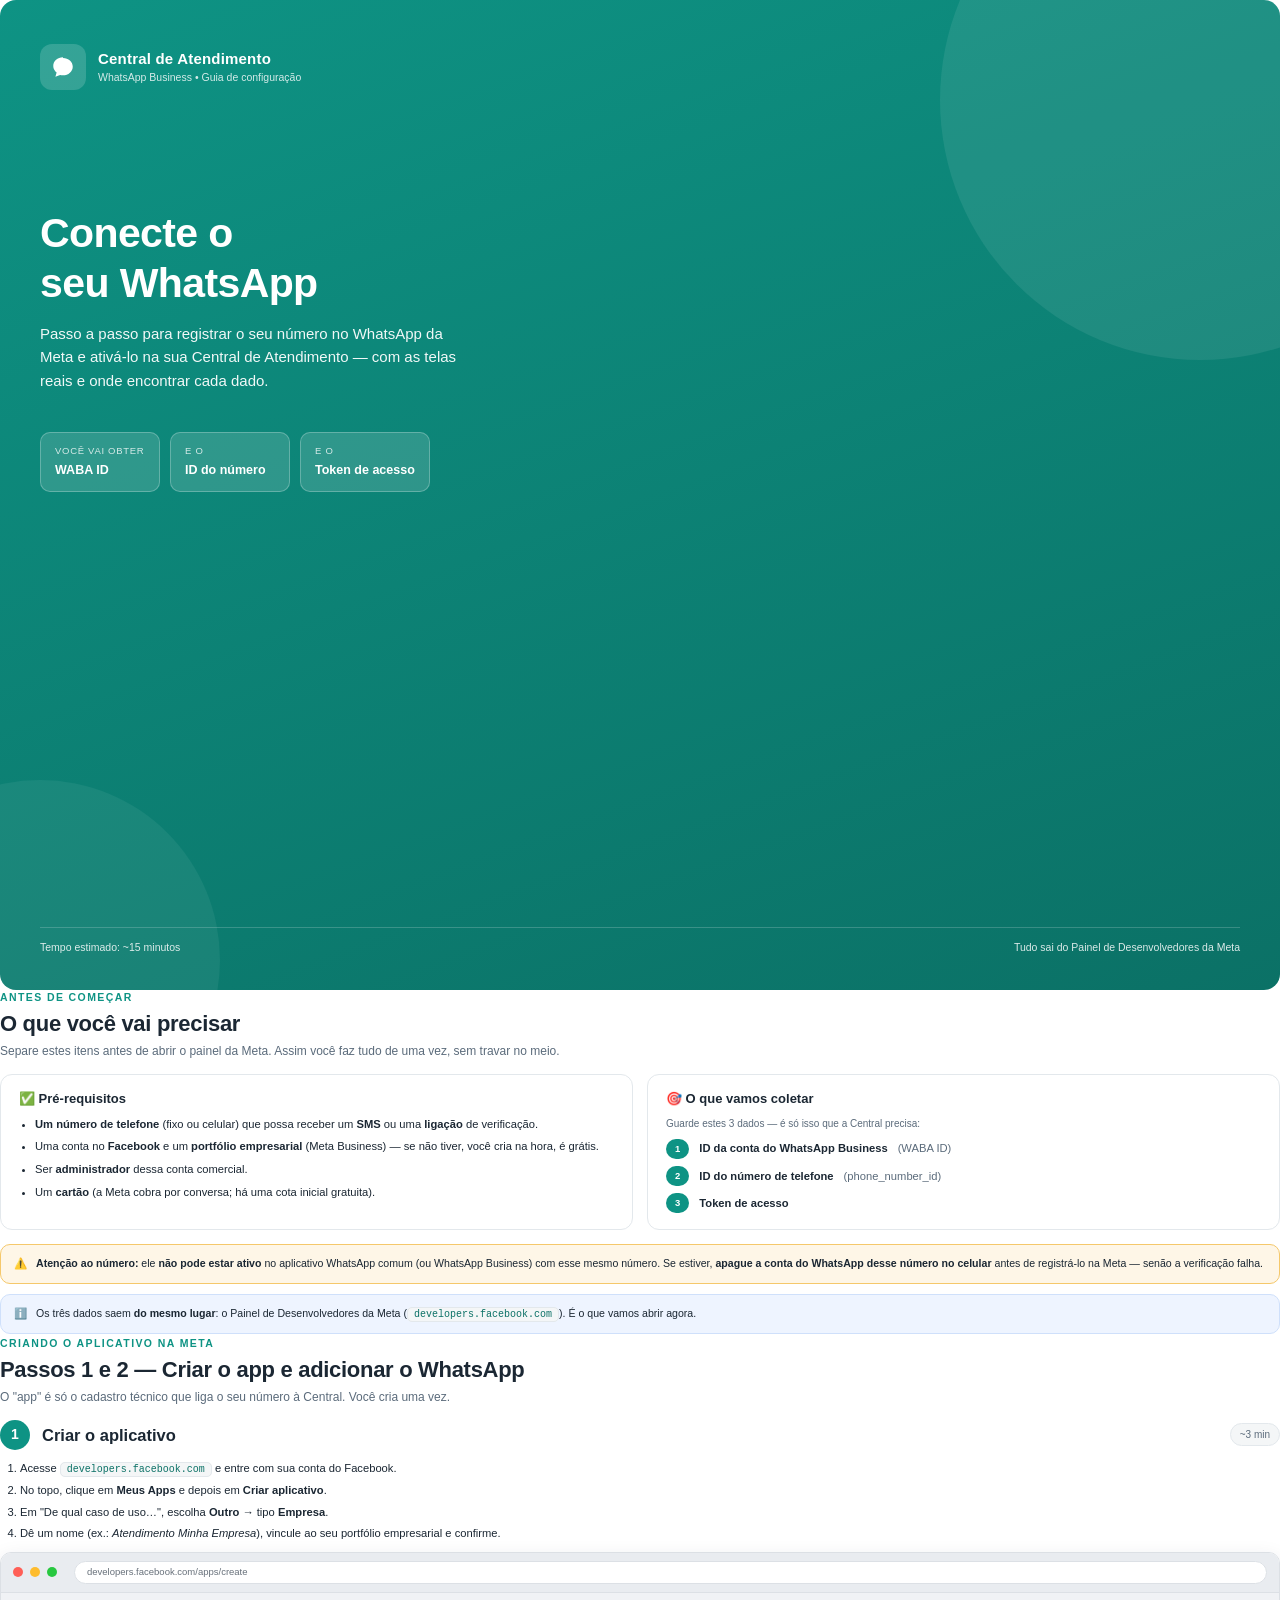
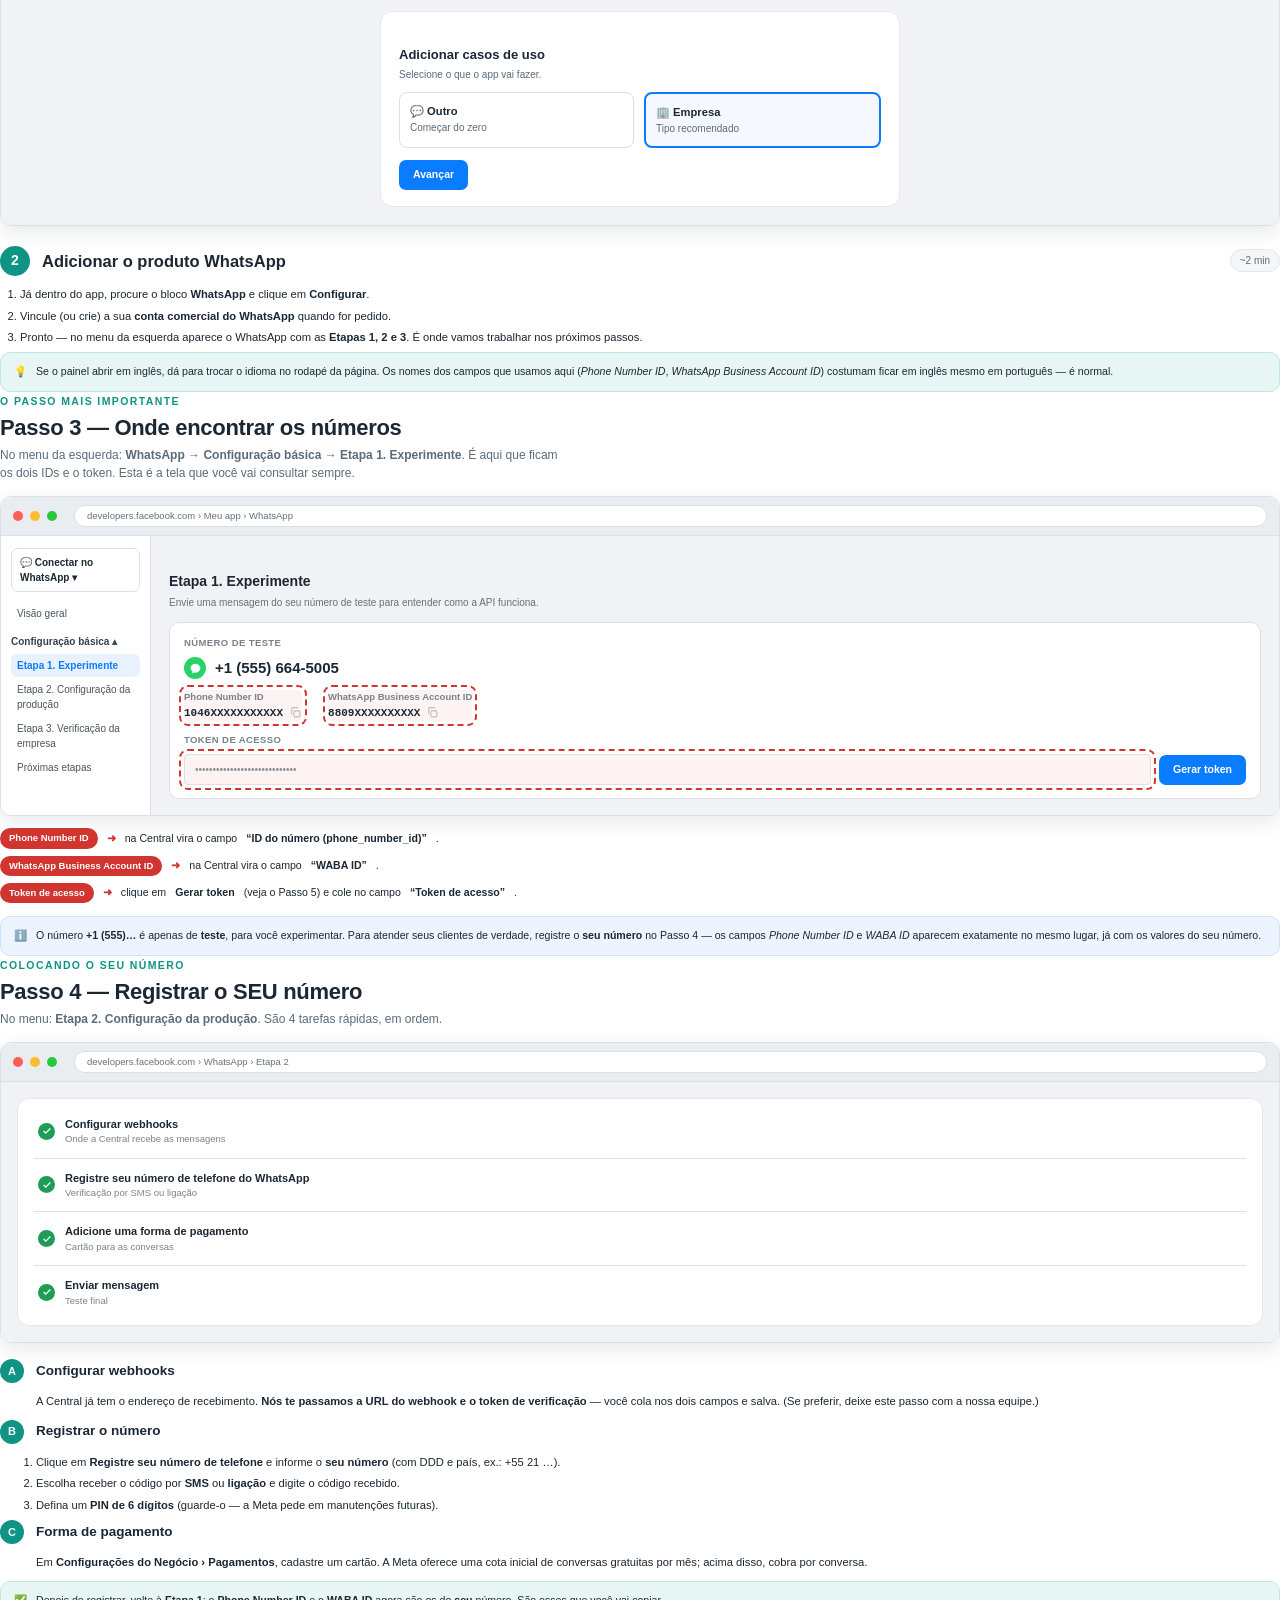
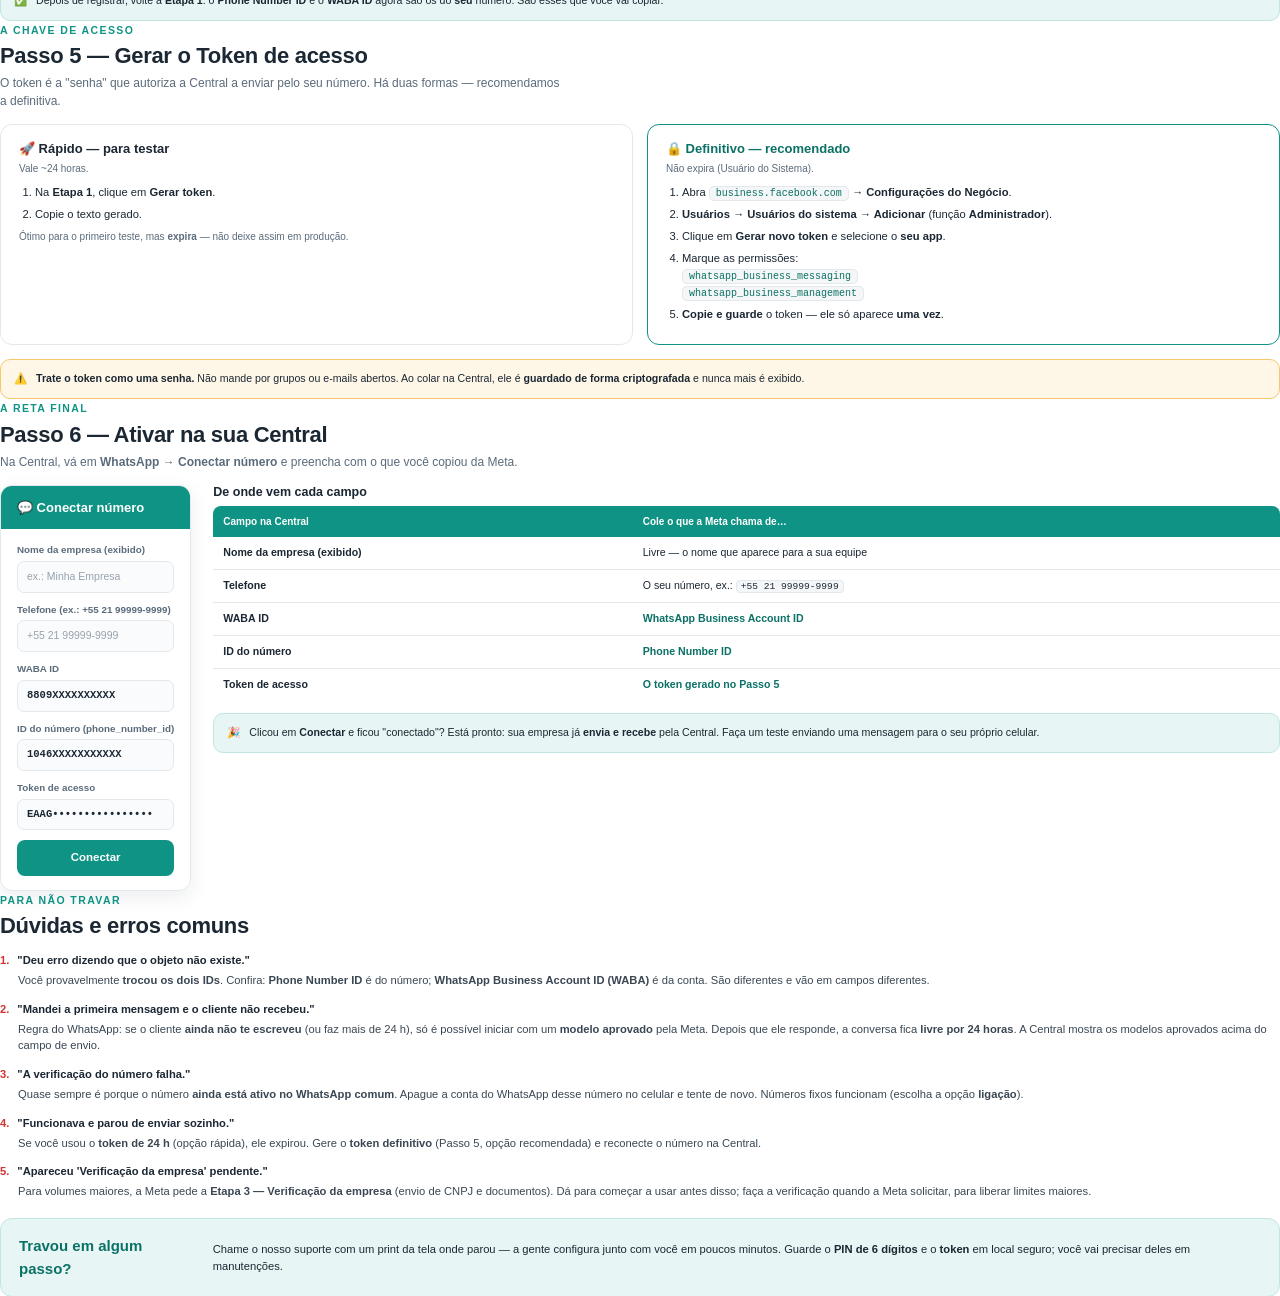
<file: docs/guia-conectar-whatsapp.html>
<!doctype html>
<html lang="pt-BR">
<head>
<meta charset="utf-8">
<title>Guia — Conecte seu WhatsApp</title>
<style>
  :root{
    --teal:#0E9384; --teal-d:#0B7166; --teal-l:#E7F6F4;
    --ink:#1B2733; --muted:#5B6B7B; --line:#E3E8EC; --bg:#FFFFFF;
    --meta-bg:#F0F2F5; --meta-blue:#0A7CFF; --meta-card:#FFFFFF; --meta-line:#DCE0E5;
    --red:#D03530; --red-l:#FDECEB; --amber:#FEF6E7; --amber-b:#F5C86B;
    --green:#1F9D57;
  }
  *{box-sizing:border-box;}
  @page{ size:A4; margin:14mm 14mm 16mm 14mm; }
  html,body{margin:0;padding:0;}
  body{
    font-family:-apple-system,"Segoe UI",Roboto,Helvetica,Arial,sans-serif;
    color:var(--ink); font-size:11.2px; line-height:1.5;
    -webkit-print-color-adjust:exact; print-color-adjust:exact;
  }
  h1,h2,h3{margin:0; line-height:1.22;}
  p{margin:0 0 8px;}
  .muted{color:var(--muted);}
  .small{font-size:10px;}
  .section{ break-before:page; padding-top:2px; }

  /* ---------- CAPA ---------- */
  .cover{
    break-after:page; height:262mm; position:relative;
    background:linear-gradient(160deg,var(--teal) 0%, var(--teal-d) 100%);
    color:#fff; border-radius:16px; padding:44px 40px; overflow:hidden;
  }
  .cover .glow{position:absolute; border-radius:50%; background:rgba(255,255,255,.08);}
  .cover .g1{width:520px;height:520px; right:-180px; top:-160px;}
  .cover .g2{width:360px;height:360px; left:-140px; bottom:-150px; background:rgba(255,255,255,.06);}
  .brandrow{display:flex; align-items:center; gap:12px; position:relative;}
  .logo{width:46px;height:46px;border-radius:12px;background:rgba(255,255,255,.16);
        display:flex;align-items:center;justify-content:center;}
  .logo svg{width:26px;height:26px;}
  .brandrow .nm{font-weight:700;font-size:15px;letter-spacing:.2px;}
  .brandrow .tg{font-size:10.5px;opacity:.82;}
  .cover h1{font-size:41px; font-weight:800; letter-spacing:-.6px; margin-top:118px; position:relative;}
  .cover .sub{font-size:15px; opacity:.94; margin-top:14px; max-width:430px; position:relative; line-height:1.55;}
  .keys{position:relative; margin-top:40px; display:flex; gap:10px;}
  .keychip{background:rgba(255,255,255,.14); border:1px solid rgba(255,255,255,.25);
    border-radius:10px; padding:11px 14px; min-width:120px;}
  .keychip .k{font-size:9.5px; text-transform:uppercase; letter-spacing:.7px; opacity:.8;}
  .keychip .v{font-size:12.5px; font-weight:700; margin-top:3px;}
  .cover .foot{position:absolute; left:40px; right:40px; bottom:34px; font-size:10.5px; opacity:.85;
    border-top:1px solid rgba(255,255,255,.22); padding-top:12px; display:flex; justify-content:space-between;}

  /* ---------- BLOCOS ---------- */
  .kicker{color:var(--teal); font-weight:800; font-size:10.5px; letter-spacing:1.4px; text-transform:uppercase;}
  h2.title{font-size:22px; font-weight:800; letter-spacing:-.3px; margin:5px 0 4px;}
  .lead{color:var(--muted); font-size:12px; max-width:560px; margin-bottom:14px;}

  .step-head{display:flex; align-items:center; gap:12px; margin:0 0 10px;}
  .step-num{width:30px;height:30px;border-radius:50%;background:var(--teal); color:#fff;
    font-weight:800; font-size:14px; display:flex;align-items:center;justify-content:center; flex:0 0 auto;}
  .step-head h3{font-size:16.5px; font-weight:800;}
  .step-head .est{margin-left:auto; font-size:10px; color:var(--muted); background:#F4F6F7; border:1px solid var(--line);
    padding:3px 9px; border-radius:20px; white-space:nowrap;}

  ol.steps{margin:2px 0 6px; padding-left:20px;}
  ol.steps li{margin:0 0 5px;}
  .path{background:#F4F6F7; border:1px solid var(--line); border-radius:5px; padding:1px 6px;
        font-family:ui-monospace,Menlo,Consolas,monospace; font-size:10px; color:var(--teal-d); white-space:nowrap;}

  .card{border:1px solid var(--line); border-radius:12px; padding:16px 18px; background:#fff;}
  .grid2{display:grid; grid-template-columns:1fr 1fr; gap:14px;}
  .req li{margin-bottom:6px;}
  .callout{border-radius:10px; padding:11px 13px; font-size:10.6px; display:flex; gap:9px; align-items:flex-start;}
  .callout .ic{flex:0 0 auto; font-weight:800;}
  .c-warn{background:var(--amber); border:1px solid var(--amber-b);}
  .c-tip{background:var(--teal-l); border:1px solid #BFE6E1;}
  .c-info{background:#EEF4FF; border:1px solid #CFE0FB;}

  /* ---------- "PRINT" DA META ---------- */
  .browser{border:1px solid var(--meta-line); border-radius:11px; overflow:hidden; box-shadow:0 6px 20px rgba(20,40,60,.10);}
  .bbar{background:#E9ECF0; padding:8px 12px; display:flex; align-items:center; gap:7px; border-bottom:1px solid var(--meta-line);}
  .dot{width:10px;height:10px;border-radius:50%;}
  .url{margin-left:10px; background:#fff; border:1px solid var(--meta-line); border-radius:14px;
    padding:3px 12px; font-size:9.5px; color:#67707A; flex:1;}
  .meta{display:flex; background:var(--meta-bg);}
  .msidebar{width:150px; flex:0 0 150px; background:#fff; border-right:1px solid var(--meta-line); padding:12px 10px; font-size:10px;}
  .msidebar .drop{border:1px solid var(--meta-line); border-radius:7px; padding:6px 8px; display:flex; align-items:center; gap:6px; font-weight:700; margin-bottom:10px;}
  .msidebar .grp{font-weight:800; color:#344; margin:9px 0 5px; font-size:10px;}
  .msidebar .it{padding:4px 6px; border-radius:6px; color:#4a5560; margin-bottom:1px;}
  .msidebar .it.active{background:#E9F1FF; color:#0a5; color:var(--meta-blue); font-weight:700;}
  .mmain{flex:1; padding:16px 18px;}
  .mmain h4{font-size:14px; font-weight:800; margin-bottom:3px;}
  .mmain .msub{color:#67707A; font-size:10px; margin-bottom:12px;}
  .wa-num{border:1px solid var(--meta-line); border-radius:10px; padding:13px 14px; background:#fff;}
  .wa-label{font-size:9.5px; color:#7A828B; font-weight:700; text-transform:uppercase; letter-spacing:.4px; margin-bottom:7px;}
  .wa-phone{display:flex; align-items:center; gap:9px; font-size:15px; font-weight:800; margin-bottom:11px;}
  .wa-phone .wc{width:22px;height:22px;border-radius:50%;background:#25D366;display:flex;align-items:center;justify-content:center;}
  .wa-phone .wc svg{width:13px;height:13px;}
  .idrow{display:flex; gap:26px; flex-wrap:wrap;}
  .iditem .lb{font-size:9.5px; color:#7A828B; font-weight:600;}
  .iditem .vl{font-family:ui-monospace,Menlo,Consolas,monospace; font-size:11px; font-weight:700; color:#1B2733; display:flex; align-items:center; gap:6px;}
  .copy{width:13px;height:13px;opacity:.5;}
  .tokrow{margin-top:12px;}
  .tokbox{display:flex; gap:8px; align-items:center;}
  .tokfield{flex:1; background:#F0F2F5; border:1px solid var(--meta-line); border-radius:7px; padding:7px 10px; color:#8A929B; font-size:10px;}
  .btn-blue{background:var(--meta-blue); color:#fff; border-radius:7px; padding:7px 14px; font-size:10.5px; font-weight:700; white-space:nowrap;}
  .mstep{display:flex; align-items:center; gap:10px; padding:11px 4px; border-bottom:1px solid var(--meta-line); font-size:11px;}
  .mstep:last-child{border-bottom:0;}
  .chk{width:17px;height:17px;border-radius:50%;background:var(--green);flex:0 0 auto; display:flex;align-items:center;justify-content:center;}
  .chk svg{width:10px;height:10px;}
  .mstep .t{font-weight:700;}
  .mstep .d{color:#7A828B; font-size:9.5px;}

  /* destaque vermelho sobre um trecho */
  .hl{position:relative; outline:2px dashed var(--red); outline-offset:3px; border-radius:4px; background:rgba(208,53,48,.06);}
  .anno{margin-top:12px; display:flex; flex-direction:column; gap:7px;}
  .anno .row{display:flex; align-items:center; gap:9px; font-size:10.6px;}
  .pill{display:inline-flex; align-items:center; gap:6px; font-weight:800; font-size:9.5px; color:#fff; background:var(--red);
    border-radius:20px; padding:3px 9px; white-space:nowrap;}
  .pill.teal{background:var(--teal);}
  .arrow{color:var(--red); font-weight:800;}

  /* ---------- FORM ZAPDESK ---------- */
  .zform{max-width:340px; border:1px solid var(--line); border-radius:12px; box-shadow:0 6px 20px rgba(20,40,60,.08); overflow:hidden;}
  .zform .zhead{background:var(--teal); color:#fff; padding:12px 16px; font-weight:800; font-size:13px; display:flex; align-items:center; gap:8px;}
  .zform .zbody{padding:14px 16px;}
  .zfield{margin-bottom:10px;}
  .zfield .fl{font-size:9.8px; color:var(--muted); font-weight:700; margin-bottom:3px;}
  .zfield .fi{border:1px solid var(--line); border-radius:7px; padding:7px 9px; font-size:10.5px; color:#98A2AD; background:#FAFBFC;}
  .zfield .fi.filled{color:#1B2733; font-family:ui-monospace,Menlo,Consolas,monospace; font-weight:600;}
  .zsubmit{background:var(--teal); color:#fff; text-align:center; border-radius:8px; padding:9px; font-weight:800; font-size:11.5px; margin-top:4px;}
  .maprow{display:flex; align-items:center; gap:10px;}

  table.map{width:100%; border-collapse:collapse; font-size:10.6px; margin-top:6px;}
  table.map th{background:var(--teal); color:#fff; text-align:left; padding:8px 10px; font-size:10px;}
  table.map th:first-child{border-radius:8px 0 0 0;}
  table.map th:last-child{border-radius:0 8px 0 0;}
  table.map td{border-bottom:1px solid var(--line); padding:8px 10px; vertical-align:top;}
  table.map tr:last-child td{border-bottom:0;}
  table.map .meta-c{font-weight:700; color:var(--teal-d);}
  table.map code{background:#F4F6F7; border:1px solid var(--line); border-radius:4px; padding:0 4px; font-size:9.6px;}

  .faq{margin-top:4px;}
  .faq .q{font-weight:800; margin:12px 0 3px; display:flex; gap:8px; align-items:baseline;}
  .faq .q .b{color:var(--red); font-weight:800;}
  .faq .a{color:#3a4753; margin:0 0 2px 18px;}

  .endnote{margin-top:18px; background:var(--teal-l); border:1px solid #BFE6E1; border-radius:12px; padding:16px 18px; display:flex; gap:14px; align-items:center;}
  .endnote .big{font-size:15px; font-weight:800; color:var(--teal-d);}
</style>
</head>
<body>

<!-- ========================= CAPA ========================= -->
<section class="cover">
  <div class="glow g1"></div><div class="glow g2"></div>
  <div class="brandrow">
    <div class="logo">
      <svg viewBox="0 0 24 24" fill="none"><path d="M12 3C7 3 3 6.6 3 11c0 2.4 1.2 4.5 3.1 6L5 21l4.3-1.6c.85.2 1.75.3 2.7.3 5 0 9-3.6 9-8s-4-8-9-8z" fill="#fff"/></svg>
    </div>
    <div>
      <div class="nm">Central de Atendimento</div>
      <div class="tg">WhatsApp Business • Guia de configuração</div>
    </div>
  </div>

  <h1>Conecte o<br>seu WhatsApp</h1>
  <div class="sub">Passo a passo para registrar o seu número no WhatsApp da Meta e ativá-lo na sua Central de Atendimento — com as telas reais e onde encontrar cada dado.</div>

  <div class="keys">
    <div class="keychip"><div class="k">Você vai obter</div><div class="v">WABA ID</div></div>
    <div class="keychip"><div class="k">e o</div><div class="v">ID do número</div></div>
    <div class="keychip"><div class="k">e o</div><div class="v">Token de acesso</div></div>
  </div>

  <div class="foot">
    <span>Tempo estimado: ~15 minutos</span>
    <span>Tudo sai do Painel de Desenvolvedores da Meta</span>
  </div>
</section>

<!-- ========================= ANTES DE COMEÇAR ========================= -->
<section>
  <div class="kicker">Antes de começar</div>
  <h2 class="title">O que você vai precisar</h2>
  <p class="lead">Separe estes itens antes de abrir o painel da Meta. Assim você faz tudo de uma vez, sem travar no meio.</p>

  <div class="grid2">
    <div class="card">
      <h3 style="font-size:13px;margin-bottom:9px;">✅ Pré-requisitos</h3>
      <ul class="req" style="margin:0;padding-left:16px;">
        <li><b>Um número de telefone</b> (fixo ou celular) que possa receber um <b>SMS</b> ou uma <b>ligação</b> de verificação.</li>
        <li>Uma conta no <b>Facebook</b> e um <b>portfólio empresarial</b> (Meta Business) — se não tiver, você cria na hora, é grátis.</li>
        <li>Ser <b>administrador</b> dessa conta comercial.</li>
        <li>Um <b>cartão</b> (a Meta cobra por conversa; há uma cota inicial gratuita).</li>
      </ul>
    </div>
    <div class="card">
      <h3 style="font-size:13px;margin-bottom:9px;">🎯 O que vamos coletar</h3>
      <p class="small muted" style="margin-bottom:8px;">Guarde estes 3 dados — é só isso que a Central precisa:</p>
      <div style="display:flex;flex-direction:column;gap:7px;">
        <div class="maprow"><span class="pill teal">1</span> <b>ID da conta do WhatsApp Business</b> <span class="muted">(WABA&nbsp;ID)</span></div>
        <div class="maprow"><span class="pill teal">2</span> <b>ID do número de telefone</b> <span class="muted">(phone_number_id)</span></div>
        <div class="maprow"><span class="pill teal">3</span> <b>Token de acesso</b></div>
      </div>
    </div>
  </div>

  <div class="callout c-warn" style="margin-top:14px;">
    <span class="ic">⚠️</span>
    <div><b>Atenção ao número:</b> ele <b>não pode estar ativo</b> no aplicativo WhatsApp comum (ou WhatsApp Business) com esse mesmo número. Se estiver, <b>apague a conta do WhatsApp desse número no celular</b> antes de registrá-lo na Meta — senão a verificação falha.</div>
  </div>

  <div class="callout c-info" style="margin-top:10px;">
    <span class="ic">ℹ️</span>
    <div>Os três dados saem <b>do mesmo lugar</b>: o Painel de Desenvolvedores da Meta (<span class="path">developers.facebook.com</span>). É o que vamos abrir agora.</div>
  </div>
</section>

<!-- ========================= PASSO 1 e 2 ========================= -->
<section class="section">
  <div class="kicker">Criando o aplicativo na Meta</div>
  <h2 class="title">Passos 1 e 2 — Criar o app e adicionar o WhatsApp</h2>
  <p class="lead">O "app" é só o cadastro técnico que liga o seu número à Central. Você cria uma vez.</p>

  <div class="step-head">
    <div class="step-num">1</div>
    <h3>Criar o aplicativo</h3>
    <span class="est">~3 min</span>
  </div>
  <ol class="steps">
    <li>Acesse <span class="path">developers.facebook.com</span> e entre com sua conta do Facebook.</li>
    <li>No topo, clique em <b>Meus Apps</b> e depois em <b>Criar aplicativo</b>.</li>
    <li>Em "De qual caso de uso…", escolha <b>Outro</b> → tipo <b>Empresa</b>.</li>
    <li>Dê um nome (ex.: <i>Atendimento Minha Empresa</i>), vincule ao seu portfólio empresarial e confirme.</li>
  </ol>

  <div class="browser" style="margin:10px 0 20px;">
    <div class="bbar"><span class="dot" style="background:#FF5F57;"></span><span class="dot" style="background:#FEBC2E;"></span><span class="dot" style="background:#28C840;"></span>
      <span class="url">developers.facebook.com/apps/create</span></div>
    <div style="background:var(--meta-bg); padding:18px;">
      <div class="card" style="max-width:520px;margin:0 auto;">
        <h4 style="font-size:13px;margin-bottom:3px;">Adicionar casos de uso</h4>
        <p class="small muted" style="margin-bottom:10px;">Selecione o que o app vai fazer.</p>
        <div style="display:flex;gap:10px;">
          <div style="flex:1;border:1px solid var(--meta-line);border-radius:8px;padding:10px;background:#fff;">💬 <b>Outro</b><div class="small muted">Começar do zero</div></div>
          <div style="flex:1;border:2px solid var(--meta-blue);border-radius:8px;padding:10px;background:#F5F9FF;">🏢 <b>Empresa</b><div class="small muted">Tipo recomendado</div></div>
        </div>
        <div class="btn-blue" style="display:inline-block;margin-top:12px;">Avançar</div>
      </div>
    </div>
  </div>

  <div class="step-head">
    <div class="step-num">2</div>
    <h3>Adicionar o produto WhatsApp</h3>
    <span class="est">~2 min</span>
  </div>
  <ol class="steps">
    <li>Já dentro do app, procure o bloco <b>WhatsApp</b> e clique em <b>Configurar</b>.</li>
    <li>Vincule (ou crie) a sua <b>conta comercial do WhatsApp</b> quando for pedido.</li>
    <li>Pronto — no menu da esquerda aparece o WhatsApp com as <b>Etapas 1, 2 e 3</b>. É onde vamos trabalhar nos próximos passos.</li>
  </ol>
  <div class="callout c-tip" style="margin-top:6px;">
    <span class="ic">💡</span>
    <div>Se o painel abrir em inglês, dá para trocar o idioma no rodapé da página. Os nomes dos campos que usamos aqui (<i>Phone Number ID</i>, <i>WhatsApp Business Account ID</i>) costumam ficar em inglês mesmo em português — é normal.</div>
  </div>
</section>

<!-- ========================= PASSO 3 — ONDE ESTÃO OS IDs ========================= -->
<section class="section">
  <div class="kicker">O passo mais importante</div>
  <h2 class="title">Passo 3 — Onde encontrar os números</h2>
  <p class="lead">No menu da esquerda: <b>WhatsApp → Configuração básica → Etapa 1. Experimente</b>. É aqui que ficam os dois IDs e o token. Esta é a tela que você vai consultar sempre.</p>

  <div class="browser">
    <div class="bbar"><span class="dot" style="background:#FF5F57;"></span><span class="dot" style="background:#FEBC2E;"></span><span class="dot" style="background:#28C840;"></span>
      <span class="url">developers.facebook.com › Meu app › WhatsApp</span></div>
    <div class="meta">
      <div class="msidebar">
        <div class="drop">💬 Conectar no WhatsApp ▾</div>
        <div class="it">Visão geral</div>
        <div class="grp">Configuração básica ▴</div>
        <div class="it active">Etapa 1. Experimente</div>
        <div class="it">Etapa 2. Configuração da produção</div>
        <div class="it">Etapa 3. Verificação da empresa</div>
        <div class="it">Próximas etapas</div>
      </div>
      <div class="mmain">
        <h4>Etapa 1. Experimente</h4>
        <div class="msub">Envie uma mensagem do seu número de teste para entender como a API funciona.</div>
        <div class="wa-num">
          <div class="wa-label">Número de teste</div>
          <div class="wa-phone"><span class="wc"><svg viewBox="0 0 24 24"><path d="M12 3C7 3 3 6.6 3 11c0 2.4 1.2 4.5 3.1 6L5 21l4.3-1.6c.85.2 1.75.3 2.7.3 5 0 9-3.6 9-8s-4-8-9-8z" fill="#fff"/></svg></span> +1 (555) 664-5005</div>
          <div class="idrow">
            <div class="iditem hl">
              <div class="lb">Phone Number ID</div>
              <div class="vl">1046XXXXXXXXXXX <svg class="copy" viewBox="0 0 24 24" fill="none" stroke="#888" stroke-width="2"><rect x="9" y="9" width="11" height="11" rx="2"/><path d="M5 15V5a2 2 0 0 1 2-2h10"/></svg></div>
            </div>
            <div class="iditem hl">
              <div class="lb">WhatsApp Business Account ID</div>
              <div class="vl">8809XXXXXXXXXX <svg class="copy" viewBox="0 0 24 24" fill="none" stroke="#888" stroke-width="2"><rect x="9" y="9" width="11" height="11" rx="2"/><path d="M5 15V5a2 2 0 0 1 2-2h10"/></svg></div>
            </div>
          </div>
          <div class="tokrow">
            <div class="wa-label">Token de acesso</div>
            <div class="tokbox">
              <div class="tokfield hl">•••••••••••••••••••••••••••••</div>
              <div class="btn-blue">Gerar token</div>
            </div>
          </div>
        </div>
      </div>
    </div>
  </div>

  <div class="anno">
    <div class="row"><span class="pill">Phone Number ID</span><span class="arrow">➜</span> na Central vira o campo <b>“ID do número (phone_number_id)”</b>.</div>
    <div class="row"><span class="pill">WhatsApp Business Account ID</span><span class="arrow">➜</span> na Central vira o campo <b>“WABA ID”</b>.</div>
    <div class="row"><span class="pill">Token de acesso</span><span class="arrow">➜</span> clique em <b>Gerar token</b> (veja o Passo 5) e cole no campo <b>“Token de acesso”</b>.</div>
  </div>

  <div class="callout c-info" style="margin-top:13px;">
    <span class="ic">ℹ️</span>
    <div>O número <b>+1 (555)…</b> é apenas de <b>teste</b>, para você experimentar. Para atender seus clientes de verdade, registre o <b>seu número</b> no Passo 4 — os campos <i>Phone Number ID</i> e <i>WABA ID</i> aparecem exatamente no mesmo lugar, já com os valores do seu número.</div>
  </div>
</section>

<!-- ========================= PASSO 4 — REGISTRAR SEU NÚMERO ========================= -->
<section class="section">
  <div class="kicker">Colocando o seu número</div>
  <h2 class="title">Passo 4 — Registrar o SEU número</h2>
  <p class="lead">No menu: <b>Etapa 2. Configuração da produção</b>. São 4 tarefas rápidas, em ordem.</p>

  <div class="browser" style="margin-bottom:16px;">
    <div class="bbar"><span class="dot" style="background:#FF5F57;"></span><span class="dot" style="background:#FEBC2E;"></span><span class="dot" style="background:#28C840;"></span>
      <span class="url">developers.facebook.com › WhatsApp › Etapa 2</span></div>
    <div style="background:var(--meta-bg);padding:16px;">
      <div class="card" style="padding:6px 16px;">
        <div class="mstep"><span class="chk"><svg viewBox="0 0 24 24" fill="none" stroke="#fff" stroke-width="3"><path d="M4 12l5 5L20 6"/></svg></span>
          <div><div class="t">Configurar webhooks</div><div class="d">Onde a Central recebe as mensagens</div></div></div>
        <div class="mstep"><span class="chk"><svg viewBox="0 0 24 24" fill="none" stroke="#fff" stroke-width="3"><path d="M4 12l5 5L20 6"/></svg></span>
          <div><div class="t">Registre seu número de telefone do WhatsApp</div><div class="d">Verificação por SMS ou ligação</div></div></div>
        <div class="mstep"><span class="chk"><svg viewBox="0 0 24 24" fill="none" stroke="#fff" stroke-width="3"><path d="M4 12l5 5L20 6"/></svg></span>
          <div><div class="t">Adicione uma forma de pagamento</div><div class="d">Cartão para as conversas</div></div></div>
        <div class="mstep"><span class="chk"><svg viewBox="0 0 24 24" fill="none" stroke="#fff" stroke-width="3"><path d="M4 12l5 5L20 6"/></svg></span>
          <div><div class="t">Enviar mensagem</div><div class="d">Teste final</div></div></div>
      </div>
    </div>
  </div>

  <div class="step-head" style="margin-top:4px;"><div class="step-num" style="width:24px;height:24px;font-size:11px;">A</div><h3 style="font-size:13.5px;">Configurar webhooks</h3></div>
  <p style="margin:0 0 10px 36px;">A Central já tem o endereço de recebimento. <b>Nós te passamos a URL do webhook e o token de verificação</b> — você cola nos dois campos e salva. (Se preferir, deixe este passo com a nossa equipe.)</p>

  <div class="step-head"><div class="step-num" style="width:24px;height:24px;font-size:11px;">B</div><h3 style="font-size:13.5px;">Registrar o número</h3></div>
  <ol class="steps" style="margin-left:16px;">
    <li>Clique em <b>Registre seu número de telefone</b> e informe o <b>seu número</b> (com DDD e país, ex.: +55 21 …).</li>
    <li>Escolha receber o código por <b>SMS</b> ou <b>ligação</b> e digite o código recebido.</li>
    <li>Defina um <b>PIN de 6 dígitos</b> (guarde-o — a Meta pede em manutenções futuras).</li>
  </ol>

  <div class="step-head"><div class="step-num" style="width:24px;height:24px;font-size:11px;">C</div><h3 style="font-size:13.5px;">Forma de pagamento</h3></div>
  <p style="margin:0 0 10px 36px;">Em <b>Configurações do Negócio › Pagamentos</b>, cadastre um cartão. A Meta oferece uma cota inicial de conversas gratuitas por mês; acima disso, cobra por conversa.</p>

  <div class="callout c-tip">
    <span class="ic">✅</span>
    <div>Depois de registrar, volte à <b>Etapa 1</b>: o <b>Phone Number ID</b> e o <b>WABA ID</b> agora são os do <b>seu</b> número. São esses que você vai copiar.</div>
  </div>
</section>

<!-- ========================= PASSO 5 — TOKEN ========================= -->
<section class="section">
  <div class="kicker">A chave de acesso</div>
  <h2 class="title">Passo 5 — Gerar o Token de acesso</h2>
  <p class="lead">O token é a "senha" que autoriza a Central a enviar pelo seu número. Há duas formas — recomendamos a definitiva.</p>

  <div class="grid2">
    <div class="card">
      <h3 style="font-size:13px;margin-bottom:4px;">🚀 Rápido — para testar</h3>
      <p class="small muted" style="margin-bottom:8px;">Vale ~24 horas.</p>
      <ol class="steps" style="padding-left:16px;">
        <li>Na <b>Etapa 1</b>, clique em <b>Gerar token</b>.</li>
        <li>Copie o texto gerado.</li>
      </ol>
      <p class="small muted">Ótimo para o primeiro teste, mas <b>expira</b> — não deixe assim em produção.</p>
    </div>
    <div class="card" style="border-color:var(--teal);">
      <h3 style="font-size:13px;margin-bottom:4px;color:var(--teal-d);">🔒 Definitivo — recomendado</h3>
      <p class="small muted" style="margin-bottom:8px;">Não expira (Usuário do Sistema).</p>
      <ol class="steps" style="padding-left:16px;">
        <li>Abra <span class="path">business.facebook.com</span> → <b>Configurações do Negócio</b>.</li>
        <li><b>Usuários → Usuários do sistema → Adicionar</b> (função <b>Administrador</b>).</li>
        <li>Clique em <b>Gerar novo token</b> e selecione o <b>seu app</b>.</li>
        <li>Marque as permissões:<br>
            <span class="path">whatsapp_business_messaging</span><br>
            <span class="path">whatsapp_business_management</span></li>
        <li><b>Copie e guarde</b> o token — ele só aparece <b>uma vez</b>.</li>
      </ol>
    </div>
  </div>

  <div class="callout c-warn" style="margin-top:14px;">
    <span class="ic">⚠️</span>
    <div><b>Trate o token como uma senha.</b> Não mande por grupos ou e-mails abertos. Ao colar na Central, ele é <b>guardado de forma criptografada</b> e nunca mais é exibido.</div>
  </div>
</section>

<!-- ========================= PASSO 6 — CONECTAR NA CENTRAL ========================= -->
<section class="section">
  <div class="kicker">A reta final</div>
  <h2 class="title">Passo 6 — Ativar na sua Central</h2>
  <p class="lead">Na Central, vá em <b>WhatsApp → Conectar número</b> e preencha com o que você copiou da Meta.</p>

  <div style="display:flex; gap:22px; align-items:flex-start;">
    <div class="zform">
      <div class="zhead">💬 Conectar número</div>
      <div class="zbody">
        <div class="zfield"><div class="fl">Nome da empresa (exibido)</div><div class="fi">ex.: Minha Empresa</div></div>
        <div class="zfield"><div class="fl">Telefone (ex.: +55 21 99999-9999)</div><div class="fi">+55 21 99999-9999</div></div>
        <div class="zfield"><div class="fl">WABA ID</div><div class="fi filled">8809XXXXXXXXXX</div></div>
        <div class="zfield"><div class="fl">ID do número (phone_number_id)</div><div class="fi filled">1046XXXXXXXXXXX</div></div>
        <div class="zfield"><div class="fl">Token de acesso</div><div class="fi filled">EAAG••••••••••••••••</div></div>
        <div class="zsubmit">Conectar</div>
      </div>
    </div>

    <div style="flex:1;">
      <h3 style="font-size:12.5px;margin-bottom:4px;">De onde vem cada campo</h3>
      <table class="map">
        <tr><th>Campo na Central</th><th>Cole o que a Meta chama de…</th></tr>
        <tr><td><b>Nome da empresa (exibido)</b></td><td>Livre — o nome que aparece para a sua equipe</td></tr>
        <tr><td><b>Telefone</b></td><td>O seu número, ex.: <code>+55 21 99999-9999</code></td></tr>
        <tr><td><b>WABA ID</b></td><td class="meta-c">WhatsApp Business Account ID</td></tr>
        <tr><td><b>ID do número</b></td><td class="meta-c">Phone Number ID</td></tr>
        <tr><td><b>Token de acesso</b></td><td class="meta-c">O token gerado no Passo 5</td></tr>
      </table>
      <div class="callout c-tip" style="margin-top:12px;">
        <span class="ic">🎉</span>
        <div>Clicou em <b>Conectar</b> e ficou "conectado"? Está pronto: sua empresa já <b>envia e recebe</b> pela Central. Faça um teste enviando uma mensagem para o seu próprio celular.</div>
      </div>
    </div>
  </div>
</section>

<!-- ========================= DICAS / ERROS ========================= -->
<section class="section">
  <div class="kicker">Para não travar</div>
  <h2 class="title">Dúvidas e erros comuns</h2>

  <div class="faq">
    <div class="q"><span class="b">1.</span> "Deu erro dizendo que o objeto não existe."</div>
    <div class="a">Você provavelmente <b>trocou os dois IDs</b>. Confira: <b>Phone Number ID</b> é do número; <b>WhatsApp Business Account ID (WABA)</b> é da conta. São diferentes e vão em campos diferentes.</div>

    <div class="q"><span class="b">2.</span> "Mandei a primeira mensagem e o cliente não recebeu."</div>
    <div class="a">Regra do WhatsApp: se o cliente <b>ainda não te escreveu</b> (ou faz mais de 24 h), só é possível iniciar com um <b>modelo aprovado</b> pela Meta. Depois que ele responde, a conversa fica <b>livre por 24 horas</b>. A Central mostra os modelos aprovados acima do campo de envio.</div>

    <div class="q"><span class="b">3.</span> "A verificação do número falha."</div>
    <div class="a">Quase sempre é porque o número <b>ainda está ativo no WhatsApp comum</b>. Apague a conta do WhatsApp desse número no celular e tente de novo. Números fixos funcionam (escolha a opção <b>ligação</b>).</div>

    <div class="q"><span class="b">4.</span> "Funcionava e parou de enviar sozinho."</div>
    <div class="a">Se você usou o <b>token de 24 h</b> (opção rápida), ele expirou. Gere o <b>token definitivo</b> (Passo 5, opção recomendada) e reconecte o número na Central.</div>

    <div class="q"><span class="b">5.</span> "Apareceu 'Verificação da empresa' pendente."</div>
    <div class="a">Para volumes maiores, a Meta pede a <b>Etapa 3 — Verificação da empresa</b> (envio de CNPJ e documentos). Dá para começar a usar antes disso; faça a verificação quando a Meta solicitar, para liberar limites maiores.</div>
  </div>

  <div class="endnote">
    <div class="big">Travou em algum passo?</div>
    <div>Chame o nosso suporte com um print da tela onde parou — a gente configura junto com você em poucos minutos. Guarde o <b>PIN de 6 dígitos</b> e o <b>token</b> em local seguro; você vai precisar deles em manutenções.</div>
  </div>
</section>

</body>
</html>
</file>
